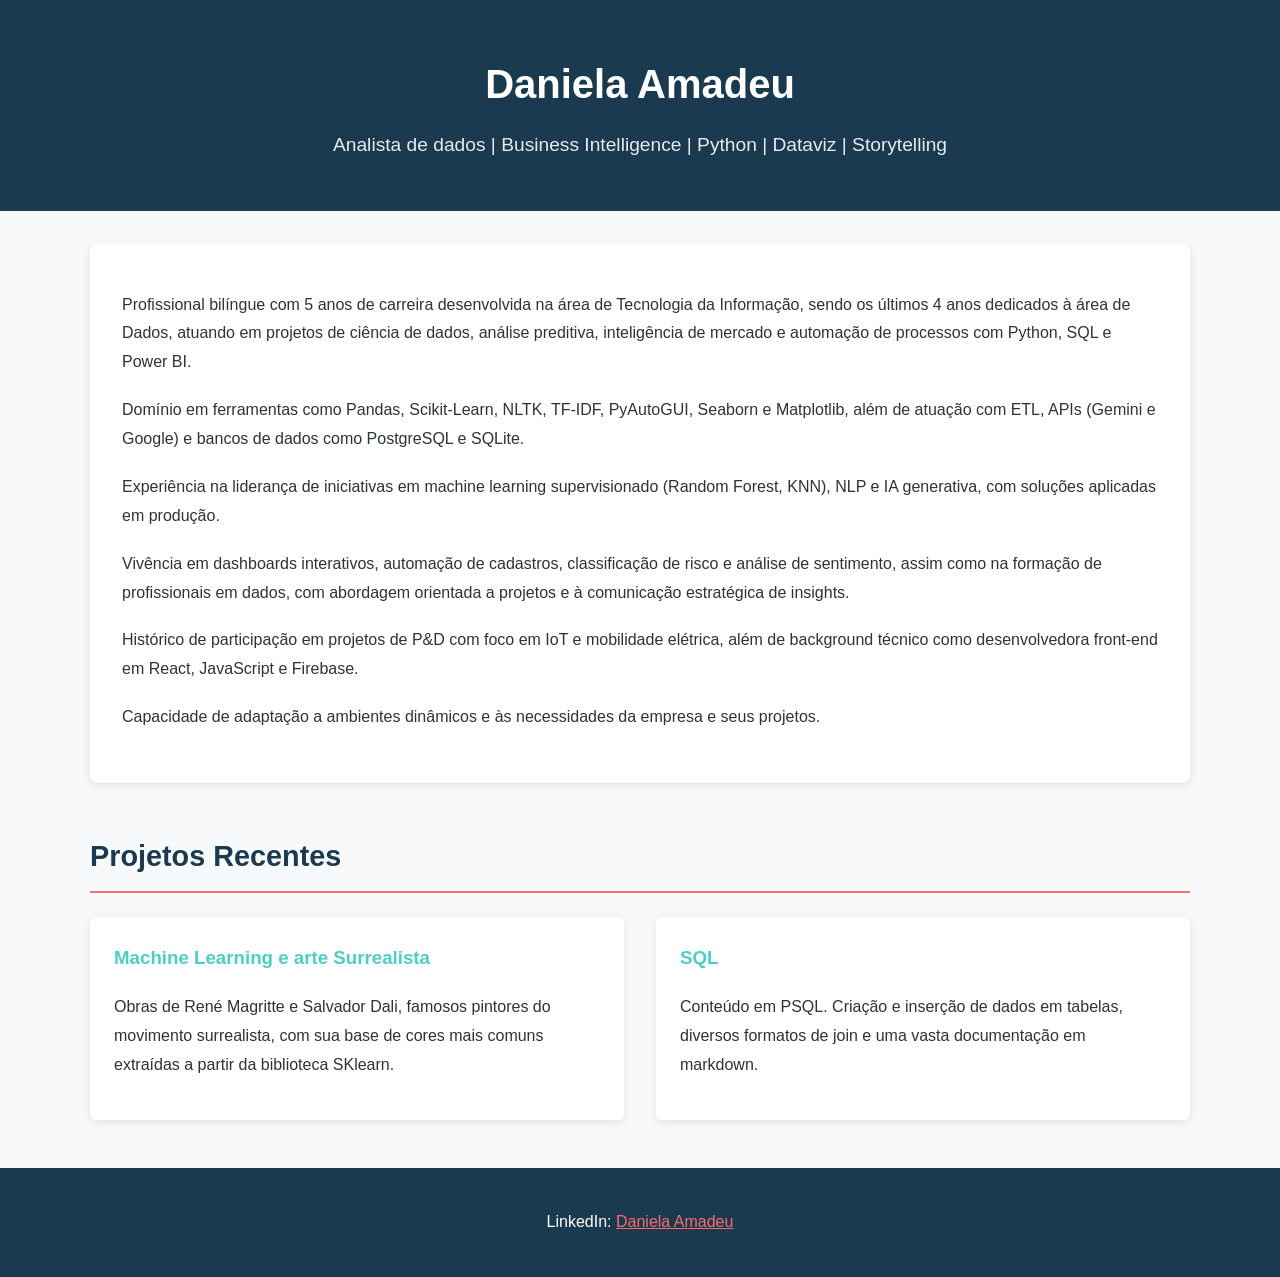
<file: index.html>
<!DOCTYPE html>
<html lang="pt-BR">
<head>
    <meta charset="UTF-8">
    <meta name="viewport" content="width=device-width, initial-scale=1.0">
    <title>Daniela Amadeu | Portfólio em Análise de Dados</title>
    <link rel="stylesheet" href="style.css">
</head>
<body>
    <header>
        <div class="container">
            <h1>Daniela Amadeu</h1>
            <p class="headline">Analista de dados | Business Intelligence | Python | Dataviz | Storytelling</p>
        </div>
    </header>

    <main class="container">
        <section id="apresentacao">
            <h2 class="sr-only">Apresentação Profissional</h2>
            <div class="bio-text">
                <p>Profissional bilíngue com 5 anos de carreira desenvolvida na área de Tecnologia da Informação, sendo os últimos 4 anos dedicados à área de Dados, atuando em projetos de ciência de dados, análise preditiva, inteligência de mercado e automação de processos com Python, SQL e Power BI.</p>
                <p>Domínio em ferramentas como Pandas, Scikit-Learn, NLTK, TF-IDF, PyAutoGUI, Seaborn e Matplotlib, além de atuação com ETL, APIs (Gemini e Google) e bancos de dados como PostgreSQL e SQLite.</p>
                <p>Experiência na liderança de iniciativas em machine learning supervisionado (Random Forest, KNN), NLP e IA generativa, com soluções aplicadas em produção.</p>
                <p>Vivência em dashboards interativos, automação de cadastros, classificação de risco e análise de sentimento, assim como na formação de profissionais em dados, com abordagem orientada a projetos e à comunicação estratégica de insights.</p>
                <p>Histórico de participação em projetos de P&D com foco em IoT e mobilidade elétrica, além de background técnico como desenvolvedora front-end em React, JavaScript e Firebase.</p>
                <p>Capacidade de adaptação a ambientes dinâmicos e às necessidades da empresa e seus projetos.</p>
            </div>
        </section>

        <section id="projetos-recentes">
            <h2>Projetos Recentes</h2>
            <div class="two-columns">
                <div class="project-card">
                    <h3><a href="https://github.com/daniamadev/surrealism-patterns">Machine Learning e arte Surrealista</a></h3>
                    <p>Obras de René Magritte e Salvador Dali, famosos pintores do movimento surrealista, com sua base de cores mais comuns extraídas a partir da biblioteca SKlearn.</p>
                </div>
                <div class="project-card">
                    <h3><a href="https://github.com/daniamadev/sql">SQL</a></h3>
                    <p>Conteúdo em PSQL. Criação e inserção de dados em tabelas, diversos formatos de join e uma vasta documentação em markdown.</p>
                </div>
            </div>
        </section>
    </main>

    <footer>
        <div class="container">
            <p>LinkedIn: <a href="https://www.linkedin.com/in/daniela-amadeu/">Daniela Amadeu</a></p>
        </div>
    </footer>
</body>
</html>
</file>
<file: style.css>
/* Estilos Gerais */
:root {
    --primary-color: #1A3A4F;  /* Azul petróleo */
    --secondary-color: #4ECDC4; /* Azul elétrico */
    --accent-color: #FF6B6B;   /* Coral */
    --text-color: #2D3436;     /* Cinza escuro */
    --bg-color: #F8F9FA;       /* Branco gelo */
}

body {
    font-family: 'Segoe UI', Tahoma, Geneva, Verdana, sans-serif;
    line-height: 1.8;
    margin: 0;
    padding: 0;
    background-color: var(--bg-color);
    color: var(--text-color);
}

a {
    color: var(--secondary-color);
}

a:hover {
    color: var(--accent-color);
}

.container {
    width: 90%;
    max-width: 1100px;
    margin: 0 auto;
}

.sr-only {
    position: absolute;
    width: 1px;
    height: 1px;
    padding: 0;
    margin: -1px;
    overflow: hidden;
    clip: rect(0, 0, 0, 0);
    white-space: nowrap;
    border: 0;
}

/* Cabeçalho */
header {
    background: var(--primary-color);
    color: white;
    text-align: center;
    padding: 3rem 0;
    margin-bottom: 2rem;
}

header h1 {
    font-size: 2.5rem;
    margin: 0;
    padding: 0;
}

.headline {
    font-size: 1.2rem;
    font-weight: 300;
    margin: 0.5rem 0 0;
    opacity: 0.9;
}

/* Bio */
.bio-text {
    background: white;
    padding: 2rem;
    border-radius: 8px;
    box-shadow: 0 2px 10px rgba(0,0,0,0.1);
    margin-bottom: 3rem;
}

.bio-text p {
    margin-bottom: 1.2rem;
}

/* Projetos */
#projetos-recentes {
    margin-bottom: 3rem;
}

#projetos-recentes h2 {
    color: var(--primary-color);
    font-size: 1.8rem;
    margin-bottom: 1.5rem;
    padding-bottom: 0.5rem;
    border-bottom: 2px solid var(--accent-color);
}

.two-columns {
    display: grid;
    grid-template-columns: 1fr 1fr;
    gap: 2rem;
}

.project-card {
    background: white;
    padding: 1.5rem;
    border-radius: 6px;
    box-shadow: 0 2px 8px rgba(0,0,0,0.1);
    transition: transform 0.3s ease;
}

.project-card:hover {
    transform: translateY(-5px);
    border-left: 3px solid var(--accent-color); /* Destaque sutil */
}

.project-card h3 {
    margin-top: 0;
    color: var(--secondary-color);
}

.project-card h3 a {
    color: inherit;
    text-decoration: none;
}

.project-card h3 a:hover {
    color: var(--accent-color);
    text-decoration: underline;
}

/* Rodapé */
footer {
    background: var(--primary-color);
    color: white;
    text-align: center;
    padding: 1.5rem 0;
    margin-top: 3rem;
}

footer a {
    color: var(--accent-color);
}

/* Responsividade */
@media (max-width: 768px) {
    .two-columns {
        grid-template-columns: 1fr;
    }
    
    header h1 {
        font-size: 2rem;
    }
    
    .headline {
        font-size: 1rem;
    }
}
</file>
